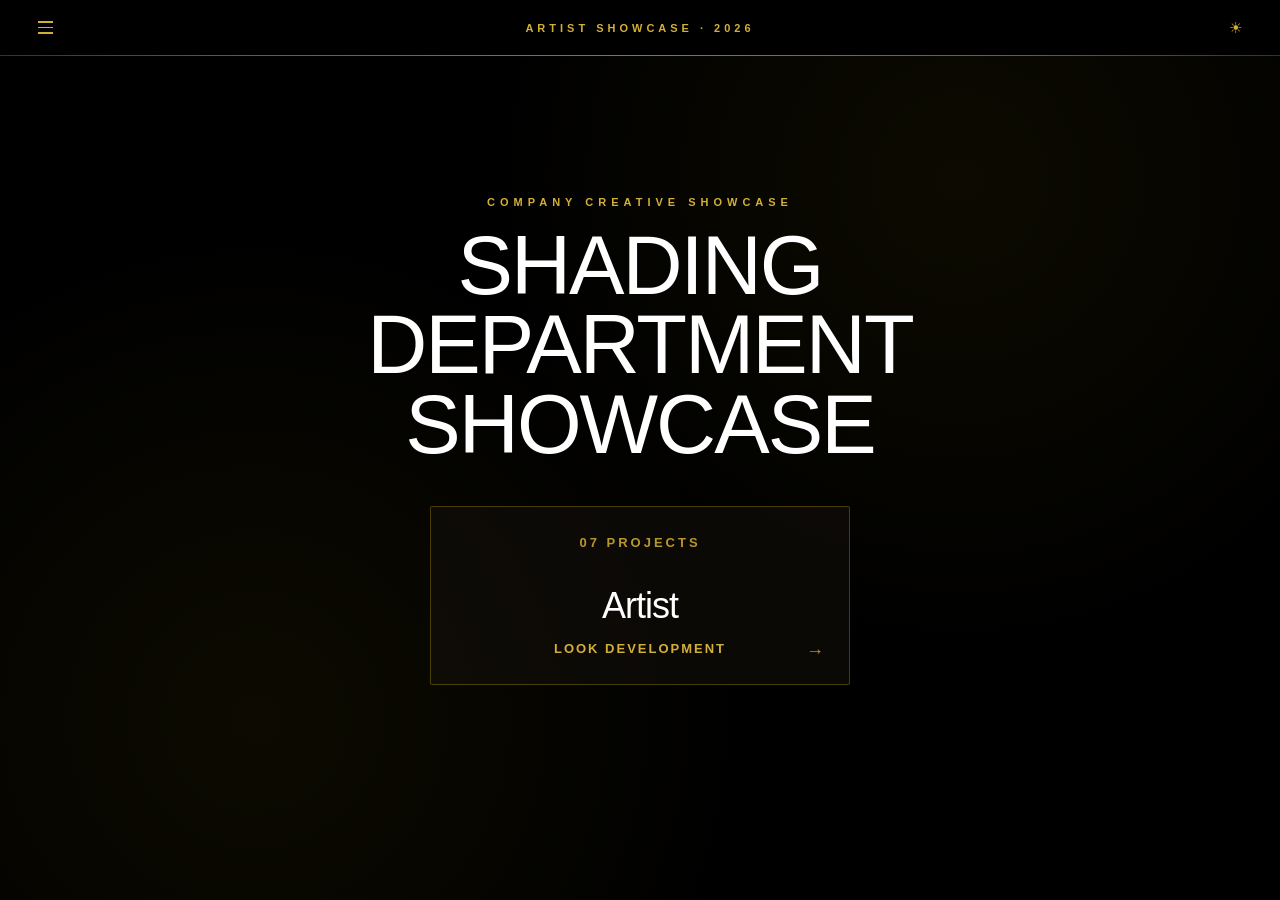
<file: RenderPassBreakdown_Robust/showcase/index.html>
<!DOCTYPE html>
<html lang="en">
<head>
    <meta charset="UTF-8">
    <meta name="viewport" content="width=device-width, initial-scale=1.0">
    <title>Artist Showcase 2026</title>
    <link rel="stylesheet" href="css/style.css?v=20260924i">
</head>

<body class="theme-dark">

<div id="app">

    <header class="topbar">
        <div class="topbar-left">
            <button class="sidebar-toggle-btn" onclick="toggleSidebar()" title="Toggle sidebar (S)">
                <span class="hamburger-line"></span>
                <span class="hamburger-line"></span>
                <span class="hamburger-line"></span>
            </button>
        </div>

        <div class="topbar-center">
            <div class="brand">ARTIST SHOWCASE · 2026</div>
        </div>

        <div class="topbar-right">
            <button class="theme-toggle-btn" id="themeToggleBtn" onclick="toggleTheme()" title="Toggle theme (T)">
                <span class="theme-icon">☀</span>
            </button>
        </div>
    </header>

    <div class="layout">

        <aside class="sidebar collapsed" id="sidebar">
            <div class="sidebar-header">
                <span class="sidebar-title">PROJECTS</span>
            </div>
            <nav class="sidebar-nav" id="sidebarNav"></nav>
            <div class="sidebar-footer">
                <div class="artist-info-mini">
                    <div class="artist-name-mini" id="sidebarArtistName"></div>
                    <div class="artist-role-mini" id="sidebarArtistRole"></div>
                </div>
            </div>
        </aside>

        <main class="content">
            <section class="landing-screen">
                <div class="landing-main">
                    <div class="eyebrow">COMPANY CREATIVE SHOWCASE</div>
                    <h1 class="main-heading">SHADING DEPARTMENT<br>SHOWCASE</h1>
                    <!-- Filled dynamically from ARTIST + PROJECTS in data.js -->
                    <div class="artist-grid"></div>
                </div>
                <div class="landing-media" id="homeMedia" style="display:none" aria-hidden="true"></div>
            </section>
        </main>
    </div>

    <div class="toast" id="toast">READY</div>
</div>

<script src="js/data.js?v=20260924i"></script>
<script src="js/features.js?v=20260929c"></script>
<script src="js/main.js?v=20260924i"></script>
</body>
</html>
</file>
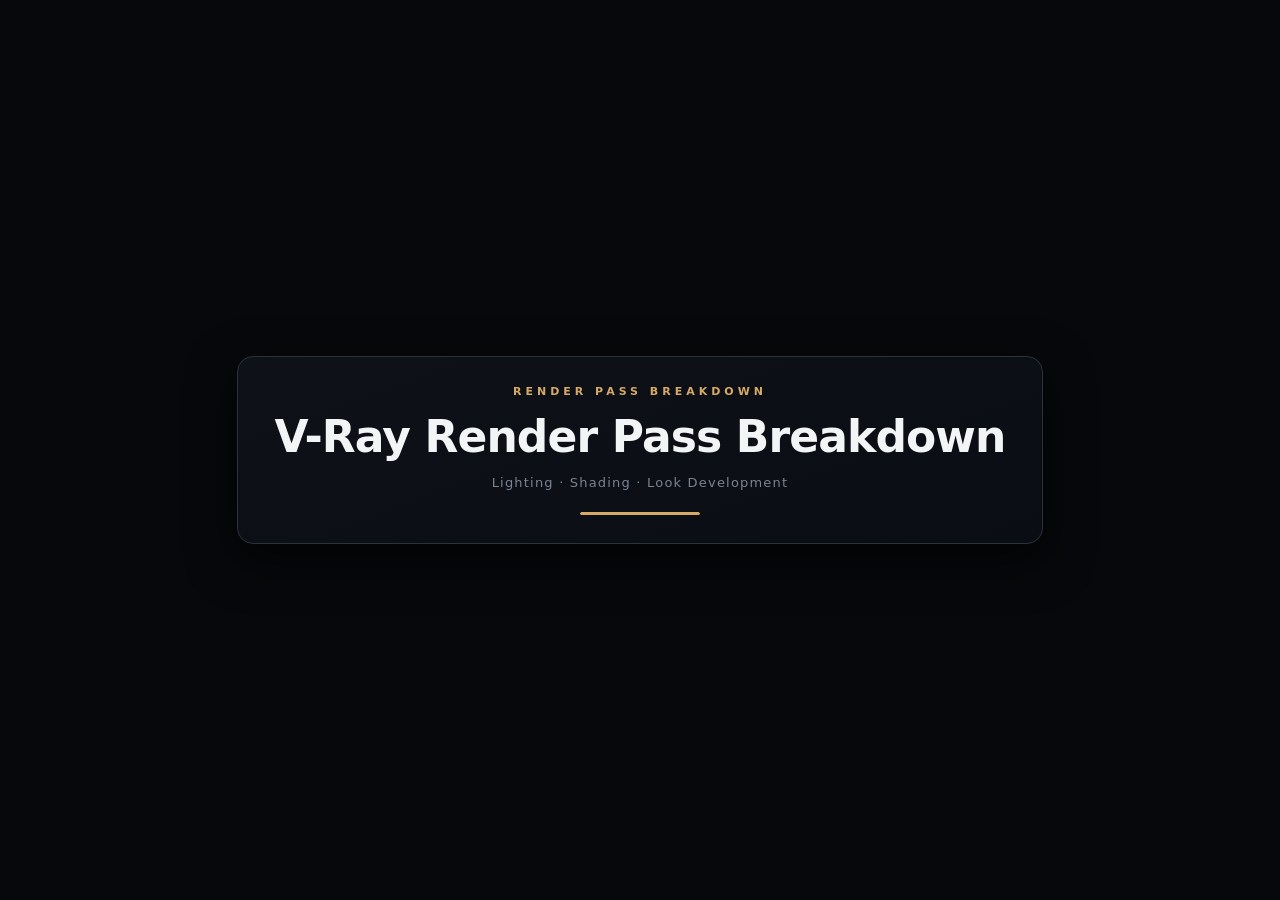
<file: RenderPassBreakdown_Robust/viewer/index.html>
<!doctype html>
<html lang="en">
<head>
<meta charset="utf-8">
<meta name="viewport" content="width=device-width,initial-scale=1,viewport-fit=cover">
<meta name="theme-color" content="#06080b">
<title>Render Pass Breakdown</title>
<link rel="stylesheet" href="style.css">
</head>
<body>
<div class="app" id="app">
  <div class="intro" id="intro">
    <div class="introCard">
      <div class="introEyebrow">RENDER PASS BREAKDOWN</div>
      <div class="introTitle" id="introTitle">Project</div>
      <div class="introSub">Lighting · Shading · Look Development</div>
      <div class="introBar"><div class="introBarFill"></div></div>
    </div>
  </div>

  <header class="topbar" id="topbar">
    <div class="brand">
      <div class="eyebrow">RENDER PASS BREAKDOWN</div>
      <h1 id="projectTitle">Render Pass Breakdown</h1>
    </div>
    <div class="controls" role="toolbar" aria-label="Playback controls">
      <button id="prev" title="Previous (←)" aria-label="Previous pass">‹</button>
      <button id="play" class="primary" title="Play/Pause (Space)" aria-label="Play or pause">PAUSE</button>
      <button id="next" title="Next (→)" aria-label="Next pass">›</button>
      <button id="restart" title="Restart (Home)" aria-label="Restart">↻</button>
      <span class="ctrlSep" aria-hidden="true"></span>
      <button id="ab" title="A/B previous (hold B)" aria-label="A/B compare">A/B</button>
      <button id="fs" title="Fullscreen (F)" aria-label="Fullscreen">⛶</button>
      <button id="voBtn" type="button" title="Voice-over (V)">VO</button>
      <button id="theme" title="Theme (T)" aria-label="Toggle theme">◐</button>
      <button id="help" title="Shortcuts (?)" aria-label="Show keyboard shortcuts">?</button>
    </div>
  </header>

  <main class="stage-wrap">
    <div class="viewer">
      <!-- IMAGE ONLY — wipe / fade / slide transitions stay inside here -->
      <div class="stage" id="stage">
        <div class="vignette" id="vignette"></div>
        <div class="layer base" id="layerBase"><img id="imgBase" alt=""></div>
        <div class="layer over" id="layerOver"><img id="imgOver" alt=""></div>
        <div class="wipeEdge" id="wipeEdge"></div>
        <img class="logoBurn" id="logoBurn" alt="" hidden>
        <div class="abFlash" id="abFlash" hidden><img id="abImg" alt=""></div>
        <div class="stageLoader" id="stageLoader" hidden>
          <div class="spinner"></div>
          <span>Loading pass…</span>
        </div>
        <div class="stageError" id="stageError" hidden>
          <div class="errIcon">⚠</div>
          <div class="errMsg" id="errMsg">Image missing</div>
        </div>
      </div>

      <!-- TEXT / META — separate from image; simple fade, never wiped -->
      <div class="captionBar" id="captionBar">
        <div class="captionInner">
          <div class="titleCounter" id="counter">01 / 01</div>
          <h2 class="titleName" id="passName">Pass</h2>
          <div class="titleTags">
            <span class="pill" id="mode">FINAL BEAUTY</span>
            <span class="pill blend" id="blendTag">NORMAL</span>
            <span class="pill opacity" id="opacityTag" style="display:none">OPACITY 100%</span>
          </div>
        </div>
        <div class="passBar" id="passBar">
          <div class="progress"><div id="progressBar"></div></div>
          <div class="passBarMeta">
            <span class="status" id="status"></span>
          </div>
        </div>
      </div>
    </div>
  </main>

  <section class="timeline" id="timeline" role="navigation" aria-label="Pass timeline"></section>
  <div class="hint" id="hint">Space play · ← → · B A/B · F fullscreen · T theme · P present · V voice · M music · ? help · 1–9</div>
</div>

<!-- Keyboard shortcuts overlay -->
<div class="helpOverlay" id="helpOverlay" hidden>
  <div class="helpCard">
    <div class="helpHead">
      <h3>Keyboard shortcuts</h3>
      <button id="helpClose" class="helpClose" title="Close">✕</button>
    </div>
    <div class="helpGrid">
      <div class="helpKey">Space</div><div>Play / Pause</div>
      <div class="helpKey">← →</div><div>Previous / Next pass</div>
      <div class="helpKey">Home</div><div>Restart from first pass</div>
      <div class="helpKey">1 – 9</div><div>Jump to pass</div>
      <div class="helpKey">B</div><div>Hold for A/B previous</div>
      <div class="helpKey">F</div><div>Fullscreen</div>
      <div class="helpKey">T</div><div>Toggle light / dark theme</div>
      <div class="helpKey">P</div><div>Presentation mode</div>
      <div class="helpKey">?</div><div>This help panel</div>
      <div class="helpKey">Esc</div><div>Exit fullscreen / help</div>
    </div>
  </div>
</div>

<script>
(function () {
  var params = new URLSearchParams(location.search || "");
  var project = params.get("project");
  var dataSrc = project ? ("projects/" + encodeURIComponent(project) + "/data.js") : "data.js";
  var s = document.createElement("script");
  s.src = dataSrc;
  s.onerror = function () {
    // fallback to global data.js
    var f = document.createElement("script");
    f.src = "data.js";
    f.onload = function () {
      var a = document.createElement("script");
      a.src = "app.js";
      document.body.appendChild(a);
    };
    document.body.appendChild(f);
  };
  s.onload = function () {
    var a = document.createElement("script");
    a.src = "app.js";
    document.body.appendChild(a);
  };
  document.body.appendChild(s);
})();
</script>
</body>
</html>
</file>
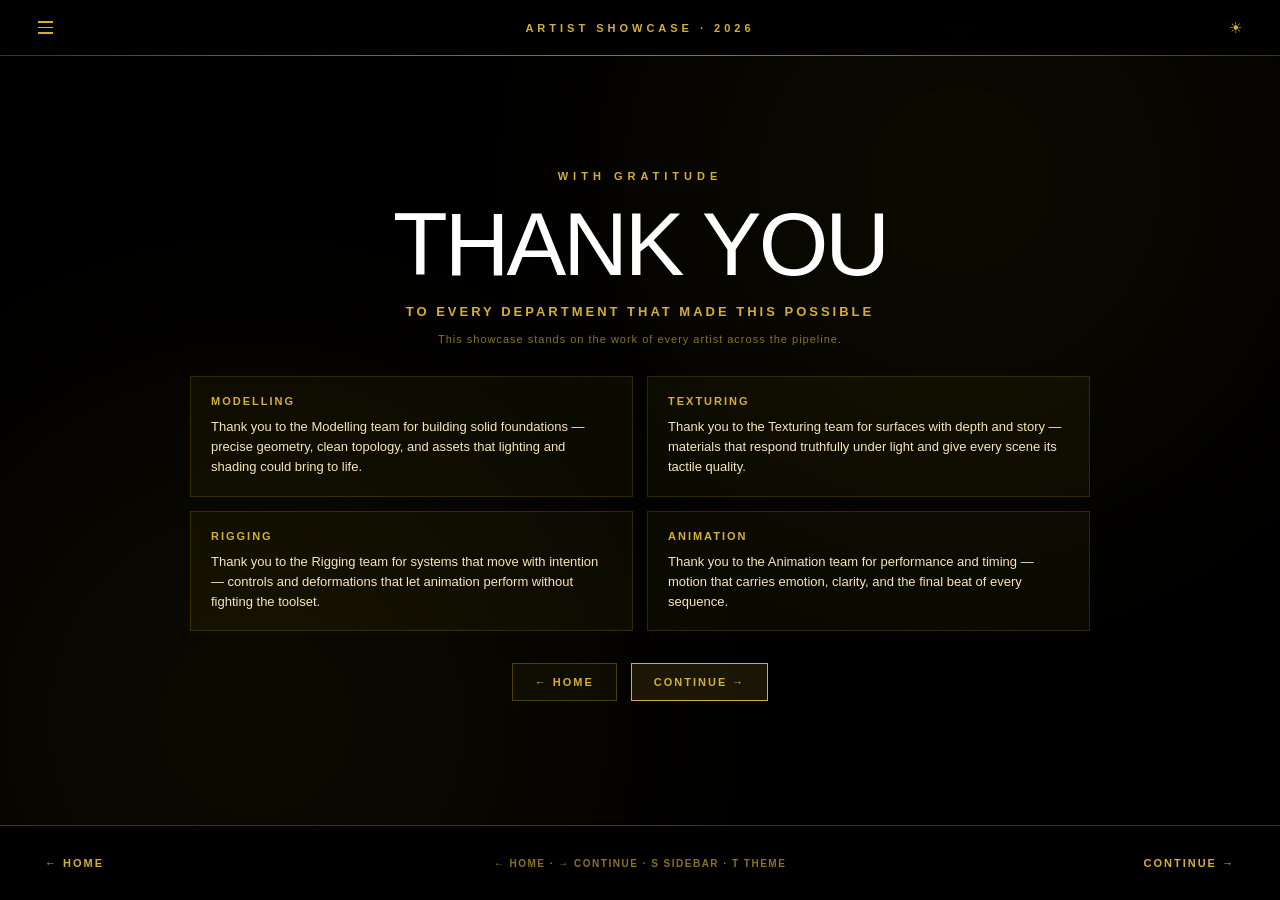
<file: RenderPassBreakdown_Robust/showcase/thanks.html>
<!DOCTYPE html>
<html lang="en">
<head>
    <meta charset="UTF-8">
    <meta name="viewport" content="width=device-width, initial-scale=1.0">
    <title>Thank You · Artist Showcase 2026</title>
    <link rel="stylesheet" href="css/style.css?v=20260924i">
</head>

<body class="theme-dark" data-page="thanks">

<div id="app">

    <header class="topbar">
        <div class="topbar-left">
            <button class="sidebar-toggle-btn" onclick="toggleSidebar()" title="Toggle sidebar (S)">
                <span class="hamburger-line"></span>
                <span class="hamburger-line"></span>
                <span class="hamburger-line"></span>
            </button>
        </div>
        <div class="topbar-center">
            <div class="brand">ARTIST SHOWCASE · 2026</div>
        </div>
        <div class="topbar-right">
            <button class="theme-toggle-btn" id="themeToggleBtn" onclick="toggleTheme()" title="Toggle theme (T)">
                <span class="theme-icon">☀</span>
            </button>
        </div>
    </header>

    <div class="layout">
        <aside class="sidebar collapsed" id="sidebar">
            <div class="sidebar-header">
                <span class="sidebar-title">PROJECTS</span>
            </div>
            <nav class="sidebar-nav" id="sidebarNav"></nav>
            <div class="sidebar-footer">
                <div class="artist-info-mini">
                    <div class="artist-name-mini" id="sidebarArtistName"></div>
                    <div class="artist-role-mini" id="sidebarArtistRole"></div>
                </div>
                <a class="back-home-btn" href="index.html">← HOME</a>
            </div>
        </aside>

        <main class="content">
            <section class="thanks-screen" id="thanksScreen">
                <div class="eyebrow" id="thanksEyebrow">WITH GRATITUDE</div>
                <h1 class="thanks-heading" id="thanksHeading">THANK YOU</h1>
                <p class="thanks-sub" id="thanksSub">TO EVERY DEPARTMENT THAT MADE THIS POSSIBLE</p>
                <p class="thanks-note" id="thanksNote"></p>
                <div class="thanks-grid" id="thanksGrid"></div>
                <div class="thanks-actions">
                    <a class="end-btn" href="index.html">← HOME</a>
                    <a class="end-btn end-btn-primary" id="thanksContinueBtn" href="#">CONTINUE →</a>
                </div>
            </section>
        </main>
    </div>

    <footer class="bottom-bar">
        <a class="bottom-button" href="index.html">← HOME</a>
        <div class="help-text">← HOME · → CONTINUE · S SIDEBAR · T THEME</div>
        <a class="bottom-button" id="thanksNextBtn" href="#">CONTINUE →</a>
    </footer>

    <div class="toast" id="toast">READY</div>
</div>

<script src="js/data.js?v=20260924i"></script>
<script src="js/features.js?v=20260929c"></script>
<script src="js/main.js?v=20260924i"></script>
<script>
(function () {
    const thanks = (typeof THANKS !== 'undefined') ? THANKS : null;
    if (thanks && thanks.enabled === false) {
        const first = (typeof PROJECTS !== 'undefined' && PROJECTS.length)
            ? ('projects/' + PROJECTS[0].file)
            : 'index.html';
        window.location.replace(first);
        return;
    }

    const firstProjectHref = (typeof PROJECTS !== 'undefined' && PROJECTS.length)
        ? ('projects/' + PROJECTS[0].file)
        : 'index.html';

    const continueBtn = document.getElementById('thanksContinueBtn');
    const nextBtn = document.getElementById('thanksNextBtn');
    if (continueBtn) continueBtn.href = firstProjectHref;
    if (nextBtn) nextBtn.href = firstProjectHref;

    if (thanks) {
        const set = (id, val) => {
            const el = document.getElementById(id);
            if (el && val != null) el.textContent = val;
        };
        set('thanksEyebrow', thanks.eyebrow);
        set('thanksHeading', thanks.heading);
        set('thanksSub', thanks.sub);
        set('thanksNote', thanks.note);

        const grid = document.getElementById('thanksGrid');
        if (grid && Array.isArray(thanks.departments)) {
            grid.innerHTML = '';
            thanks.departments.forEach((d) => {
                const card = document.createElement('div');
                card.className = 'thanks-card';
                card.innerHTML =
                    '<div class="thanks-dept">' + (d.name || '') + '</div>' +
                    '<p class="thanks-dept-text">' + (d.text || '') + '</p>';
                grid.appendChild(card);
            });
        }
    }

    document.addEventListener('keydown', (e) => {
        const tag = (e.target && e.target.tagName) || '';
        if (tag === 'INPUT' || tag === 'TEXTAREA') return;
        if (e.key === 'ArrowRight') window.location.href = firstProjectHref;
        if (e.key === 'ArrowLeft' || e.key === 'Home') window.location.href = 'index.html';
    });
})();
</script>
</body>
</html>
</file>
<file: RenderPassBreakdown_Robust/showcase/css/style.css>
/* =========================================================
   THEMES
========================================================= */

:root {
    /* ---------- DARK (default) ---------- */
    --bg-primary: #000000;
    --bg-secondary: #0a0a0a;
    --bg-tertiary: #111111;
    --bg-card: rgba(255, 215, 0, 0.04);
    --bg-card-hover: rgba(255, 215, 0, 0.10);
    --bg-sidebar: #050505;
    --bg-overlay: rgba(0, 0, 0, 0.92);

    --text-primary: #ffffff;
    --text-secondary: #f5e6b8;
    --text-accent: #d4af37;
    --text-muted: #b8962e;
    --text-dim: #8a7222;
    --text-sidebar: #d4af37;

    --border-accent: rgba(255, 215, 0, 0.25);
    --border-strong: rgba(255, 215, 0, 0.5);
    --border-subtle: rgba(255, 215, 0, 0.15);

    --progress-bg: #2a220e;
    --progress-fill: #d4af37;

    --grid-color: rgba(255, 215, 0, 0.04);
    --glow-color: rgba(255, 215, 0, 0.05);

    --radius-sm: 0px;
    --radius-md: 0px;
    --radius-lg: 0px;
    --shadow-sm: none;
    --shadow-md: none;

    --sidebar-width: 280px;

    /* Font sizes — bumped up slightly */
    --fs-micro: 10px;   /* was 8px */
    --fs-tiny: 11px;    /* was 9px  */
    --fs-small: 13px;   /* was 11px */
    --fs-body: 15px;    /* was 14px */
}

/* =========================================================
   LIGHT — REFINED MICROSOFT FLUENT STYLE
========================================================= */
body.theme-light {
    /* Surfaces — layered like Windows 11 */
    --bg-primary: #faf9f7;         /* soft warm off-white */
    --bg-secondary: #ffffff;       /* card surface */
    --bg-tertiary: #f5f3ef;
    --bg-card: #ffffff;
    --bg-card-hover: #f7f5f1;
    --bg-sidebar: #f5f3ef;
    --bg-overlay: rgba(250, 249, 247, 0.90);

    /* Text — deeper contrast */
    --text-primary: #0d0d0d;
    --text-secondary: #2a2a2a;
    --text-accent: #b8860b;        /* richer dark gold */
    --text-muted: #6b6b6b;
    --text-dim: #8a8a8a;
    --text-sidebar: #1a1a1a;

    /* Borders — soft */
    --border-accent: #e8e3d8;
    --border-strong: #d4cdb8;
    --border-subtle: #f0ece2;

    /* Progress */
    --progress-bg: #e8e3d8;
    --progress-fill: #b8860b;

    /* Backgrounds */
    --grid-color: rgba(184, 134, 11, 0.04);
    --glow-color: rgba(184, 134, 11, 0.05);

    /* Shape + shadows (Fluent) */
    --radius-sm: 4px;
    --radius-md: 8px;
    --radius-lg: 12px;
    --shadow-sm: 0 1px 3px rgba(0, 0, 0, 0.04), 0 1px 2px rgba(0, 0, 0, 0.06);
    --shadow-md: 0 4px 16px rgba(0, 0, 0, 0.08), 0 2px 4px rgba(0, 0, 0, 0.04);
}

/* =========================================================
   RESET
========================================================= */

* { margin: 0; padding: 0; box-sizing: border-box; }

html, body {
    width: 100%; height: 100%;
    overflow: hidden;
}

body {
    background: var(--bg-primary);
    color: var(--text-secondary);
    font-family: var(--app-font, "Segoe UI", Arial, Helvetica, sans-serif);
    font-size: var(--fs-small);
    user-select: none;
    -webkit-font-smoothing: antialiased;
    transition: background 0.3s ease, color 0.3s ease;
}

#app {
    width: 100vw; height: 100vh;
    position: relative; overflow: hidden;
    background:
        radial-gradient(circle at 75% 20%, var(--glow-color), transparent 40%),
        radial-gradient(circle at 20% 80%, var(--glow-color), transparent 40%),
        var(--bg-primary);
    transition: background 0.3s ease;
}

#app::before {
    content: ""; position: absolute; inset: 0;
    background-image:
        linear-gradient(var(--grid-color) 1px, transparent 1px),
        linear-gradient(90deg, var(--grid-color) 1px, transparent 1px);
    background-size: 50px 50px;
    pointer-events: none; z-index: 0;
    opacity: 0; /* clean slide — grid off */
}

/* =========================================================
   TOP BAR — Brand centered
========================================================= */

.topbar {
    position: absolute; left: 0; top: 0;
    width: 100%; height: 56px;
    padding: 0 28px;
    display: grid;
    grid-template-columns: 1fr auto 1fr;
    align-items: center;
    border-bottom: 1px solid var(--border-accent);
    z-index: 100;
    background: var(--bg-primary);
    backdrop-filter: blur(12px);
    transition:
        background 0.3s ease,
        border-color 0.3s ease,
        transform 0.35s ease,
        opacity 0.35s ease;
    will-change: transform, opacity;
}

/* Menu-bar accent line */
.topbar::after {
    content: "";
    position: absolute;
    left: 0; right: 0; bottom: -1px;
    height: 1px;
    background: linear-gradient(
        90deg,
        transparent 0%,
        var(--border-strong) 20%,
        var(--text-accent) 50%,
        var(--border-strong) 80%,
        transparent 100%
    );
    opacity: 0.55;
    pointer-events: none;
}

.topbar-left {
    display: flex;
    align-items: center;
    gap: 12px;
    justify-self: start;
}

.topbar-center {
    justify-self: center;
    text-align: center;
    display: flex;
    align-items: center;
    gap: 16px;
}

.topbar-right {
    display: flex;
    align-items: center;
    gap: 10px;
    justify-self: end;
}

.brand {
    font-size: var(--fs-tiny);
    letter-spacing: 4px;
    color: var(--text-accent);
    font-weight: 700;
    white-space: nowrap;
    padding: 6px 12px;
    border-radius: var(--radius-sm);
    transition: background 0.2s ease, color 0.2s ease;
}

.brand:hover {
    background: var(--bg-card-hover);
}

/* Menu-style items (optional nav chips in topbar) */
.topbar-menu {
    display: flex;
    align-items: center;
    gap: 4px;
}

.topbar-menu-item {
    appearance: none;
    background: transparent;
    border: 1px solid transparent;
    color: var(--text-muted);
    font-size: var(--fs-tiny);
    font-weight: 600;
    letter-spacing: 1.5px;
    padding: 7px 12px;
    cursor: pointer;
    border-radius: var(--radius-sm);
    text-decoration: none;
    transition: 0.2s;
    white-space: nowrap;
}

.topbar-menu-item:hover {
    color: var(--text-primary);
    background: var(--bg-card-hover);
    border-color: var(--border-subtle);
}

.topbar-menu-item.active {
    color: var(--text-accent);
    border-color: var(--border-accent);
    background: var(--bg-card);
}

.sidebar-toggle-btn {
    background: transparent;
    border: 1px solid transparent;
    color: var(--text-accent);
    width: 34px; height: 34px;
    display: flex; flex-direction: column;
    align-items: center; justify-content: center;
    gap: 4px; cursor: pointer; padding: 0;
    border-radius: var(--radius-sm);
    transition: 0.2s;
}

.sidebar-toggle-btn:hover {
    background: var(--bg-card-hover);
    border-color: var(--border-accent);
}

.hamburger-line {
    width: 15px; height: 1.5px;
    background: var(--text-accent);
    transition: 0.2s;
}

.theme-toggle-btn {
    background: transparent;
    border: 1px solid transparent;
    color: var(--text-accent);
    width: 34px; height: 34px;
    display: flex; align-items: center; justify-content: center;
    cursor: pointer; font-size: 15px;
    border-radius: var(--radius-sm);
    transition: 0.2s;
}

.theme-toggle-btn:hover {
    background: var(--bg-card-hover);
    border-color: var(--border-accent);
}

.page-counter {
    font-size: var(--fs-tiny);
    letter-spacing: 3px;
    color: var(--text-accent);
    font-weight: 600;
}
.page-counter strong { color: var(--text-primary); }

/* =========================================================
   LAYOUT
========================================================= */

.layout {
    position: absolute;
    left: 0; top: 56px; right: 0; bottom: 75px;
    display: flex; z-index: 5;
    transition: top 0.35s ease, bottom 0.35s ease;
}

/* Auto-hide chrome (header + footer) — project pages only via body class */
body.chrome-autohide .topbar {
    transform: translateY(-100%);
    opacity: 0;
    pointer-events: none;
}
body.chrome-autohide .bottom-bar {
    transform: translateY(100%);
    opacity: 0;
    pointer-events: none;
}
body.chrome-autohide .layout {
    top: 0;
    bottom: 0;
}

/* Show chrome when mouse is near edges or forced visible */
body.chrome-visible .topbar,
body.chrome-autohide.chrome-visible .topbar {
    transform: translateY(0);
    opacity: 1;
    pointer-events: auto;
}
body.chrome-visible .bottom-bar,
body.chrome-autohide.chrome-visible .bottom-bar {
    transform: translateY(0);
    opacity: 1;
    pointer-events: auto;
}
body.chrome-visible .layout,
body.chrome-autohide.chrome-visible .layout {
    top: 56px;
    bottom: 75px;
}

body.theme-light .topbar {
    background: rgba(250, 249, 247, 0.92);
}
body.theme-dark .topbar {
    background: rgba(0, 0, 0, 0.88);
}

/* Landing page: always show chrome (no autohide class applied) */

/* =========================================================
   SIDEBAR — hidden by default (JS adds .collapsed)
========================================================= */

.sidebar {
    width: var(--sidebar-width);
    height: 100%;
    background: var(--bg-sidebar);
    border-right: 1px solid var(--border-accent);
    display: flex; flex-direction: column;
    transition: width 0.35s ease, opacity 0.25s ease,
                background 0.3s ease, border-color 0.3s ease;
    overflow: hidden; flex-shrink: 0;
}

.sidebar.collapsed {
    width: 0; opacity: 0;
    border-right: none; pointer-events: none;
}

.sidebar-header {
    padding: 22px;
    border-bottom: 1px solid var(--border-subtle);
    flex-shrink: 0;
}

.sidebar-title {
    font-size: var(--fs-tiny);
    letter-spacing: 3px;
    color: var(--text-dim);
    font-weight: 700;
}

.sidebar-nav { flex: 1; overflow-y: auto; padding: 12px 0; }

.sidebar-project-link {
    display: flex; align-items: center; gap: 14px;
    padding: 14px 22px;
    cursor: pointer;
    border-left: 3px solid transparent;
    transition: 0.2s;
    color: var(--text-sidebar);
    font-size: var(--fs-small);
    letter-spacing: 1.5px;
    font-weight: 600;
    text-decoration: none;
}

body.theme-dark .sidebar-project-link:hover,
body.theme-dark .sidebar-project-link.active {
    background: var(--bg-card-hover);
    border-left-color: var(--text-accent);
    color: var(--text-primary);
}

body.theme-light .sidebar-project-link:hover,
body.theme-light .sidebar-project-link.active {
    background: var(--bg-card-hover);
    border-left-color: var(--text-accent);
    color: var(--text-accent);
}

.sidebar-project-num {
    font-size: var(--fs-tiny);
    color: var(--text-dim);
    font-weight: 700;
    letter-spacing: 2px;
    min-width: 24px;
}

.sidebar-project-link.active .sidebar-project-num {
    color: var(--text-accent);
}

.sidebar-project-name {
    flex: 1; white-space: nowrap;
    overflow: hidden; text-overflow: ellipsis;
}

.sidebar-footer {
    padding: 18px 22px;
    border-top: 1px solid var(--border-subtle);
    flex-shrink: 0;
}

.artist-info-mini { margin-bottom: 14px; }

.artist-name-mini {
    font-size: var(--fs-small);
    font-weight: 700;
    color: var(--text-primary);
    letter-spacing: 1px;
    margin-bottom: 4px;
}

.artist-role-mini {
    font-size: var(--fs-micro);
    color: var(--text-dim);
    letter-spacing: 2px;
    font-weight: 600;
}

.back-home-btn {
    display: block;
    background: transparent;
    border: 1px solid var(--border-accent);
    color: var(--text-accent);
    padding: 10px 16px;
    font-size: var(--fs-tiny);
    font-weight: 600;
    letter-spacing: 2px;
    cursor: pointer;
    transition: 0.2s;
    width: 100%; text-align: center;
    text-decoration: none;
    border-radius: var(--radius-sm);
}

.back-home-btn:hover {
    background: var(--text-accent);
    color: var(--bg-secondary);
    border-color: var(--text-accent);
}

/* =========================================================
   CONTENT
========================================================= */

.content {
    flex: 1; position: relative;
    overflow: hidden; min-width: 0;
}

/* Landing */
.landing-screen {
    height: 100%;
    width: 100%;
    padding: 6vh 8%;
    display: flex;
    flex-direction: column;
    justify-content: center;
    align-items: center;
    text-align: center;
    box-sizing: border-box;
}
.landing-main {
    width: 100%;
    max-width: 780px;
    display: flex;
    flex-direction: column;
    align-items: center;
    text-align: center;
}
.end-main {
    width: 100%;
    max-width: 720px;
    display: flex;
    flex-direction: column;
    align-items: center;
    text-align: center;
}

.eyebrow {
    font-size: 11px;
    letter-spacing: 5px;
    color: var(--text-accent);
    font-weight: 600;
    margin-bottom: 18px;
    text-transform: uppercase;
}

.main-heading {
    font-size: clamp(42px, 6.5vw, 96px);
    line-height: 0.95;
    font-weight: 300;
    letter-spacing: -2px;
    margin-bottom: 42px;
    color: var(--text-primary);
}

.artist-grid {
    display: grid;
    grid-template-columns: 1fr;
    gap: 18px;
    max-width: 420px;
    width: 100%;
    justify-items: center;
}

.artist-card {
    position: relative;
    width: 100%;
    max-width: 420px;
    min-height: 160px;
    padding: 28px 32px;
    background: rgba(20, 18, 12, 0.55);
    border: 1px solid var(--border-accent);
    cursor: pointer;
    overflow: hidden;
    transition: 0.3s;
    text-align: center;
    text-decoration: none;
    color: inherit;
    border-radius: 2px;
    box-shadow: var(--shadow-sm);
}

.artist-card:hover {
    background: var(--bg-card-hover);
    border-color: var(--border-strong);
    transform: translateY(-3px);
    box-shadow: var(--shadow-md);
}

.artist-number {
    font-size: var(--fs-small);
    letter-spacing: 3px;
    color: var(--text-muted);
    font-weight: 600;
    margin-bottom: 35px;
}

.artist-card h2 {
    font-size: 36px;
    font-weight: 400;
    letter-spacing: -1px;
    margin-bottom: 14px;
    color: var(--text-primary);
}

.artist-card p {
    color: var(--text-accent);
    font-size: var(--fs-small);
    letter-spacing: 2px;
    font-weight: 600;
    text-transform: uppercase;
}

.artist-arrow {
    position: absolute; right: 25px; bottom: 22px;
    font-size: 18px;
    color: var(--text-muted);
    transition: 0.3s;
}
.artist-card:hover .artist-arrow {
    color: var(--text-primary);
    transform: translateX(6px);
}

/* =========================================================
   PROJECT AREA — with sticky title
========================================================= */

.project-area {
    height: 100%;
    overflow-y: auto;
    position: relative;
}

/* STICKY TITLE ROW — number left | TITLE center | category right */
.project-title-row {
    position: sticky;
    top: 0;
    z-index: 20;
    display: grid;
    grid-template-columns: 1fr auto 1fr;
    align-items: center;
    gap: 16px;
    padding: 18px 6% 16px;
    margin-bottom: 18px;
    background: var(--bg-primary);
    border-bottom: 1px solid var(--border-subtle);
    backdrop-filter: blur(10px);
    transition: background 0.3s ease, border-color 0.3s ease;
}

body.theme-light .project-title-row {
    background: rgba(250, 249, 247, 0.92);
}

body.theme-dark .project-title-row {
    background: rgba(0, 0, 0, 0.85);
}

/* Left: project number */
.project-title-row .section-label,
.project-title-row #projectNumber {
    justify-self: start;
    text-align: left;
    margin-bottom: 0;
    white-space: nowrap;
}

/* Center stack: title + artist name underneath */
.project-title-stack {
    justify-self: center;
    grid-column: 2;
    display: flex;
    flex-direction: column;
    align-items: center;
    gap: 6px;
    min-width: 0;
}

.project-title {
    font-size: clamp(28px, 3.5vw, 48px);
    font-weight: 300;
    letter-spacing: -2px;
    color: var(--text-primary);
    line-height: 1;
    text-align: center;
    margin: 0;
    white-space: nowrap;
}

.project-title-stack .project-artist {
    margin-top: 0;
    font-size: clamp(11px, 1.1vw, 14px);
    letter-spacing: 2.5px;
    font-weight: 600;
    color: var(--text-accent);
    text-transform: uppercase;
    text-align: center;
    opacity: 0.95;
}

.project-title-stack .project-artist.is-override::before {
    content: "";
}

/* Right: category */
.project-category {
    justify-self: end;
    grid-column: 3;
    text-align: right;
    color: var(--text-accent);
    font-size: var(--fs-tiny);
    font-weight: 600;
    letter-spacing: 2px;
    line-height: 1.5;
    max-width: 100%;
}

/* content below the sticky header */
.project-grid {
    display: grid;
    grid-template-columns: 34% 66%;
    gap: 35px;
    padding: 0 6% 60px;
}

.project-description { padding-right: 20px; }

.section-label {
    color: var(--text-accent);
    font-size: var(--fs-tiny);
    font-weight: 700;
    letter-spacing: 3px;
    margin-bottom: 14px;
}

.description-text {
    font-size: var(--fs-body);
    line-height: 1.7;
    color: var(--text-secondary);
    white-space: normal;
    word-wrap: break-word;
}
.description-text br {
    content: "";
    display: block;
    margin-bottom: 0.15em;
}

/* =========================================================
   DETAILS
========================================================= */

.details-grid {
    display: grid;
    grid-template-columns: 1fr 1fr;
    border-top: 1px solid var(--border-subtle);
}

.detail {
    padding: 15px 8px 15px 0;
    border-bottom: 1px solid var(--border-subtle);
}

.detail-label {
    font-size: var(--fs-micro);
    color: var(--text-muted);
    font-weight: 700;
    letter-spacing: 2px;
    margin-bottom: 6px;
}

.detail-value {
    font-size: var(--fs-small);
    color: var(--text-primary);
    font-weight: 500;
}

/* =========================================================
   TOOLS
========================================================= */

.tools { display: flex; flex-wrap: wrap; gap: 7px; margin-top: 25px; }

.tool {
    padding: 7px 12px;
    border: 1px solid var(--border-accent);
    color: var(--text-accent);
    font-size: var(--fs-tiny);
    font-weight: 600;
    letter-spacing: 1px;
    border-radius: var(--radius-sm);
    background: var(--bg-card);
}

/* =========================================================
   VIDEO
========================================================= */

.media-area { min-width: 0; }

.video-wrapper {
    position: relative;
    width: 100%;
    aspect-ratio: 16 / 9;
    background: #000;
    border: 1px solid var(--border-strong);
    overflow: hidden;
    border-radius: var(--radius-md);
    box-shadow: var(--shadow-md);
}

.video-wrapper video {
    display: block;
    width: 100%; height: 100%;
    object-fit: contain;
    background: #000;
}

.video-poster-overlay {
    position: absolute;
    inset: 0;
    width: 100%;
    height: 100%;
    object-fit: cover;
    z-index: 2;
    cursor: pointer;
    background: #000;
    transition: opacity 0.25s ease;
}
.video-poster-overlay.is-hidden {
    opacity: 0;
    pointer-events: none;
}


.media-label {
    position: absolute; left: 15px; top: 15px; z-index: 3;
    padding: 7px 12px;
    background: rgba(0, 0, 0, 0.85);
    border: 1px solid var(--border-strong);
    font-size: var(--fs-tiny);
    font-weight: 700;
    letter-spacing: 2px;
    color: #d4af37;
    pointer-events: none;
    border-radius: var(--radius-sm);
}

.video-controls {
    display: flex; align-items: center;
    gap: 8px; padding: 14px 0;
}

.control-btn {
    background: var(--bg-card);
    border: 1px solid var(--border-accent);
    color: var(--text-accent);
    padding: 9px 12px;
    cursor: pointer;
    font-size: var(--fs-tiny);
    font-weight: 600;
    letter-spacing: 1px;
    transition: 0.2s;
    border-radius: var(--radius-sm);
}

.control-btn:hover {
    color: var(--bg-secondary);
    background: var(--text-accent);
    border-color: var(--text-accent);
}

.progress {
    flex: 1;
    height: 4px;
    background: var(--progress-bg);
    cursor: pointer;
    border-radius: 2px;
    overflow: hidden;
}

.progress-bar {
    width: 0%; height: 100%;
    background: var(--progress-fill);
    transition: width 0.1s linear;
}

/* =========================================================
   CHAPTERS
========================================================= */

.chapters {
    display: flex; flex-wrap: wrap;
    gap: 7px; margin-top: 8px; margin-bottom: 35px;
}

.chapter {
    border: 1px solid var(--border-accent);
    background: transparent;
    color: var(--text-muted);
    padding: 8px 13px;
    cursor: pointer;
    font-size: var(--fs-tiny);
    font-weight: 600;
    letter-spacing: 1px;
    transition: 0.2s;
    border-radius: var(--radius-sm);
}

.chapter:hover {
    color: var(--bg-secondary);
    background: var(--text-accent);
    border-color: var(--text-accent);
}

/* =========================================================
   BREAKDOWN
========================================================= */

.breakdown-section {
    margin-top: 30px;
    border-top: 1px solid var(--border-subtle);
    padding-top: 25px;
}

.breakdown-grid {
    display: grid;
    grid-template-columns: repeat(3, 1fr);
    gap: 10px;
}

.breakdown-card {
    min-height: 110px;
    padding: 18px;
    border: 1px solid var(--border-subtle);
    background: var(--bg-card);
    border-radius: var(--radius-md);
    box-shadow: var(--shadow-sm);
}

.breakdown-card span {
    display: block;
    font-size: var(--fs-micro);
    font-weight: 700;
    letter-spacing: 2px;
    color: var(--text-muted);
    margin-bottom: 14px;
}

.breakdown-card strong {
    font-size: var(--fs-small);
    font-weight: 500;
    color: var(--text-primary);
}

/* =========================================================
   GALLERY
========================================================= */

.gallery {
    display: grid;
    grid-template-columns: repeat(3, 1fr);
    gap: 8px;
    margin-top: 15px;
}

.gallery img {
    width: 100%;
    aspect-ratio: 16 / 9;
    object-fit: cover;
    border: 1px solid var(--border-accent);
    cursor: pointer;
    transition: 0.25s;
    border-radius: var(--radius-sm);
}

.gallery img:hover {
    opacity: 0.85;
    transform: scale(0.98);
    border-color: var(--text-accent);
}

/* =========================================================
   LIGHTBOX
========================================================= */

.lightbox {
    position: fixed; inset: 0;
    background: var(--bg-overlay);
    display: none;
    align-items: center;
    justify-content: center;
    z-index: 500;
    backdrop-filter: blur(6px);
}

.lightbox.active { display: flex; }

.lightbox img {
    max-width: 90vw;
    max-height: 85vh;
    object-fit: contain;
    border-radius: var(--radius-md);
    box-shadow: var(--shadow-md);
}

.lightbox-close {
    position: absolute; right: 30px; top: 25px;
    color: var(--text-accent);
    font-size: 28px;
    cursor: pointer;
}

/* =========================================================
   BEFORE / AFTER
========================================================= */

.compare {
    position: relative;
    aspect-ratio: 16 / 9;
    overflow: hidden;
    margin-top: 15px;
    background: #0a0a0a;
    border: 1px solid var(--border-accent);
    border-radius: var(--radius-md);
    box-shadow: var(--shadow-md);
}

.compare img {
    position: absolute; inset: 0;
    width: 100%; height: 100%;
    object-fit: cover;
}

.after-image { clip-path: inset(0 0 0 50%); }

.compare-slider {
    position: absolute; inset: 0;
    width: 100%; opacity: 0;
    cursor: ew-resize;
}

.compare-line {
    position: absolute;
    top: 0; bottom: 0; left: 50%;
    width: 2px;
    background: var(--text-accent);
    pointer-events: none;
}

.compare-label {
    position: absolute; top: 12px;
    padding: 6px 10px;
    background: rgba(0, 0, 0, 0.8);
    border: 1px solid var(--border-strong);
    font-size: var(--fs-tiny);
    font-weight: 700;
    letter-spacing: 2px;
    color: #d4af37;
    border-radius: var(--radius-sm);
}
.before-label { left: 12px; }
.after-label { right: 12px; }

/* =========================================================
   BOTTOM BAR
========================================================= */

.bottom-bar {
    position: absolute; left: 0; bottom: 0;
    width: 100%; height: 75px;
    border-top: 1px solid var(--border-accent);
    display: flex;
    align-items: center;
    justify-content: space-between;
    padding: 0 45px;
    z-index: 100;
    background: var(--bg-primary);
    transition:
        background 0.3s ease,
        border-color 0.3s ease,
        transform 0.35s ease,
        opacity 0.35s ease;
    will-change: transform, opacity;
}

.bottom-button {
    border: 0; background: none;
    color: var(--text-accent);
    cursor: pointer;
    font-size: var(--fs-tiny);
    font-weight: 600;
    letter-spacing: 2px;
    transition: 0.2s;
    text-decoration: none;
}

.bottom-button:hover { color: var(--text-primary); }

.help-text {
    position: absolute;
    left: 50%;
    transform: translateX(-50%);
    font-size: var(--fs-micro);
    font-weight: 600;
    color: var(--text-dim);
    letter-spacing: 1.5px;
}

/* =========================================================
   HELP PANEL
========================================================= */

.help-panel {
    position: fixed; inset: 0;
    background: var(--bg-overlay);
    display: none;
    align-items: center;
    justify-content: center;
    z-index: 400;
    backdrop-filter: blur(8px);
}

.help-panel.active { display: flex; }

.help-box {
    width: 460px; max-width: 90vw;
    padding: 35px;
    background: var(--bg-secondary);
    border: 1px solid var(--border-strong);
    border-radius: var(--radius-lg);
    box-shadow: var(--shadow-md);
}

.help-box h2 {
    font-size: 22px;
    font-weight: 400;
    margin-bottom: 22px;
    color: var(--text-primary);
}

.shortcut {
    display: flex;
    justify-content: space-between;
    padding: 12px 0;
    border-bottom: 1px solid var(--border-subtle);
    font-size: var(--fs-small);
    color: var(--text-secondary);
}

.key {
    color: var(--bg-secondary);
    background: var(--text-accent);
    padding: 3px 9px;
    font-weight: 700;
    font-size: var(--fs-tiny);
    border-radius: var(--radius-sm);
}

/* =========================================================
   TOAST
========================================================= */

.toast {
    position: fixed; left: 50%; bottom: 95px;
    transform: translateX(-50%) translateY(20px);
    background: var(--bg-secondary);
    border: 1px solid var(--border-strong);
    padding: 10px 18px;
    font-size: var(--fs-tiny);
    font-weight: 700;
    letter-spacing: 2px;
    color: var(--text-accent);
    opacity: 0;
    pointer-events: none;
    transition: 0.3s;
    z-index: 300;
    border-radius: var(--radius-md);
    box-shadow: var(--shadow-md);
}

.toast.show {
    opacity: 1;
    transform: translateX(-50%) translateY(0);
}


/* =========================================================
   END OF SHOWCASE SLIDE
========================================================= */

.end-screen {
    height: 100%;
    padding: 55px 7%;
    display: flex;
    flex-direction: column;
    justify-content: center;
    align-items: center;
    text-align: center;
}

.end-heading {
    font-size: clamp(48px, 8vw, 110px);
    font-weight: 300;
    letter-spacing: -4px;
    color: var(--text-primary);
    line-height: 1;
    margin-bottom: 18px;
}

.end-sub {
    color: var(--text-accent);
    font-size: var(--fs-small);
    letter-spacing: 3px;
    font-weight: 600;
    margin-bottom: 14px;
    text-transform: uppercase;
}

.end-note {
    color: var(--text-dim);
    font-size: var(--fs-tiny);
    letter-spacing: 1px;
    margin-bottom: 40px;
    max-width: 420px;
    line-height: 1.6;
}

.end-actions {
    display: flex;
    flex-wrap: wrap;
    gap: 14px;
    justify-content: center;
}

.end-btn {
    border: 1px solid var(--border-accent);
    color: var(--text-accent);
    padding: 12px 22px;
    font-size: var(--fs-tiny);
    font-weight: 600;
    letter-spacing: 2px;
    text-decoration: none;
    border-radius: var(--radius-sm);
    transition: 0.2s;
    background: var(--bg-card);
}

.end-btn:hover {
    border-color: var(--text-accent);
    color: var(--bg-secondary);
    background: var(--text-accent);
}

.end-btn-primary {
    border-color: var(--text-accent);
    background: rgba(212, 175, 55, 0.12);
}



/* =========================================================
   THANKS SCREEN
========================================================= */

.thanks-screen {
    height: 100%;
    padding: 40px 6% 50px;
    display: flex;
    flex-direction: column;
    justify-content: center;
    align-items: center;
    text-align: center;
    overflow-y: auto;
}

.thanks-heading {
    font-size: clamp(42px, 7vw, 96px);
    font-weight: 300;
    letter-spacing: -3px;
    color: var(--text-primary);
    line-height: 1;
    margin-bottom: 14px;
}

.thanks-sub {
    color: var(--text-accent);
    font-size: var(--fs-small);
    letter-spacing: 3px;
    font-weight: 600;
    margin-bottom: 12px;
    text-transform: uppercase;
}

.thanks-note {
    color: var(--text-dim);
    font-size: var(--fs-tiny);
    letter-spacing: 1px;
    margin-bottom: 28px;
    max-width: 520px;
    line-height: 1.6;
}

.thanks-grid {
    display: grid;
    grid-template-columns: repeat(2, minmax(0, 1fr));
    gap: 14px;
    max-width: 900px;
    width: 100%;
    margin-bottom: 32px;
    text-align: left;
}

.thanks-card {
    padding: 18px 20px;
    border: 1px solid var(--border-subtle);
    background: var(--bg-card);
    border-radius: var(--radius-md);
    box-shadow: var(--shadow-sm);
}

.thanks-dept {
    font-size: var(--fs-tiny);
    font-weight: 700;
    letter-spacing: 2px;
    color: var(--text-accent);
    margin-bottom: 10px;
}

.thanks-dept-text {
    font-size: var(--fs-small);
    color: var(--text-secondary);
    line-height: 1.55;
}

.thanks-actions {
    display: flex;
    flex-wrap: wrap;
    gap: 14px;
    justify-content: center;
}

@media (max-width: 700px) {
    .thanks-grid { grid-template-columns: 1fr; }
}

/* =========================================================
   GALLERY CAPTIONS + LIGHTBOX NAV
========================================================= */

.gallery-item {
    position: relative;
    display: flex;
    flex-direction: column;
    gap: 0;
}

.gallery-item img {
    width: 100%;
    aspect-ratio: 16 / 9;
    object-fit: cover;
    border: 1px solid var(--border-accent);
    cursor: pointer;
    transition: 0.25s;
    border-radius: var(--radius-sm);
}

.gallery-item img:hover {
    opacity: 0.85;
    transform: scale(0.98);
    border-color: var(--text-accent);
}

.gallery-caption {
    margin-top: 6px;
    font-size: var(--fs-micro);
    color: var(--text-muted);
    letter-spacing: 0.5px;
    line-height: 1.4;
    text-align: left;
}

.lightbox {
    flex-direction: column;
    gap: 12px;
}

.lightbox-nav {
    position: absolute;
    top: 50%;
    transform: translateY(-50%);
    width: 44px;
    height: 44px;
    border: 1px solid var(--border-strong);
    background: rgba(0, 0, 0, 0.75);
    color: var(--text-accent);
    font-size: 22px;
    cursor: pointer;
    display: flex;
    align-items: center;
    justify-content: center;
    border-radius: var(--radius-sm);
    z-index: 2;
    transition: 0.2s;
}

.lightbox-nav:hover {
    background: var(--text-accent);
    color: #000;
}

.lightbox-prev { left: 18px; }
.lightbox-next { right: 18px; }

.lightbox-caption {
    max-width: 80vw;
    text-align: center;
    color: var(--text-secondary);
    font-size: var(--fs-small);
    letter-spacing: 1px;
    line-height: 1.5;
    padding: 0 20px;
}

.lightbox-counter {
    position: absolute;
    left: 50%;
    bottom: 22px;
    transform: translateX(-50%);
    font-size: var(--fs-tiny);
    letter-spacing: 2px;
    color: var(--text-accent);
    font-weight: 600;
}

/* =========================================================
   VIDEO SPEED + CLIP CONTROLS
========================================================= */

.video-extra-controls {
    display: flex;
    flex-wrap: wrap;
    align-items: center;
    gap: 8px;
    padding: 0 0 12px;
}

.video-extra-label {
    font-size: var(--fs-micro);
    letter-spacing: 2px;
    color: var(--text-dim);
    font-weight: 700;
    margin-right: 4px;
}

.control-btn.active {
    color: var(--bg-secondary);
    background: var(--text-accent);
    border-color: var(--text-accent);
}

.video-extra-sep {
    width: 1px;
    height: 18px;
    background: var(--border-subtle);
    margin: 0 4px;
}

/* =========================================================
   RESPONSIVE
========================================================= */

@media (max-width: 1100px) {
    .project-grid { grid-template-columns: 1fr; }
    .project-description { padding-right: 0; }
    .breakdown-grid { grid-template-columns: 1fr 1fr; }
}

@media (max-width: 900px) {
    :root { --sidebar-width: 240px; }
    .help-text { display: none; }
}

@media (max-width: 650px) {
    .topbar, .bottom-bar { padding: 0 20px; }
    .landing-screen { padding: 35px 20px; }
    .project-grid { padding-left: 20px; padding-right: 20px; }
    .project-title-row { padding-left: 20px; padding-right: 20px; }
    .sidebar {
        position: absolute;
        z-index: 200;
        top: 0; left: 0;
        height: 100%;
        box-shadow: 4px 0 20px rgba(0, 0, 0, 0.15);
    }
    .brand { letter-spacing: 3px; }
}

/* =========================================================
   VIDEO SOURCE SWITCHER (multi-video)
========================================================= */

.video-source-bar {
    display: flex;
    flex-wrap: wrap;
    gap: 6px;
    margin-bottom: 10px;
    align-items: center;
}

.video-source-btn {
    background: var(--bg-card);
    border: 1px solid var(--border-accent);
    color: var(--text-muted);
    padding: 7px 12px;
    cursor: pointer;
    font-size: var(--fs-tiny);
    font-weight: 600;
    letter-spacing: 1px;
    border-radius: var(--radius-sm);
    transition: 0.2s;
}

.video-source-btn:hover {
    color: var(--text-primary);
    border-color: var(--border-strong);
}

.video-source-btn.active {
    color: var(--bg-secondary);
    background: var(--text-accent);
    border-color: var(--text-accent);
}

/* =========================================================
   MEDIA TABS (Before/After | Passes carousel)
========================================================= */

.media-tabs {
    display: flex;
    gap: 6px;
    margin-top: 28px;
    margin-bottom: 12px;
    flex-wrap: wrap;
}

.media-tab-btn {
    background: transparent;
    border: 1px solid var(--border-accent);
    color: var(--text-muted);
    padding: 8px 14px;
    cursor: pointer;
    font-size: var(--fs-tiny);
    font-weight: 700;
    letter-spacing: 2px;
    border-radius: var(--radius-sm);
    transition: 0.2s;
}

.media-tab-btn:hover {
    color: var(--text-primary);
    border-color: var(--border-strong);
}

.media-tab-btn.active {
    color: var(--bg-secondary);
    background: var(--text-accent);
    border-color: var(--text-accent);
}

.media-tab-panel { display: none; }
.media-tab-panel.active { display: block; }

/* =========================================================
   PASSES CAROUSEL (looping slider, pause on hover)
========================================================= */

.passes-carousel {
    position: relative;
    width: 100%;
    aspect-ratio: 16 / 9;
    background: #0a0a0a;
    border: 1px solid var(--border-accent);
    border-radius: var(--radius-md);
    overflow: hidden;
    box-shadow: var(--shadow-md);
}

.passes-carousel-track {
    display: flex;
    height: calc(100% - 42px);
    transition: transform 0.45s ease;
}

.passes-carousel-slide {
    min-width: 100%;
    height: 100%;
    display: flex;
    align-items: center;
    justify-content: center;
    background: #000;
}

.passes-carousel-slide img {
    max-width: 100%;
    max-height: 100%;
    object-fit: contain;
    display: block;
}

.passes-carousel-bar {
    position: absolute;
    left: 0; right: 0; bottom: 0;
    height: 42px;
    display: flex;
    align-items: center;
    justify-content: space-between;
    gap: 10px;
    padding: 0 12px;
    background: rgba(0, 0, 0, 0.82);
    border-top: 1px solid var(--border-subtle);
}

.passes-carousel-name {
    font-size: var(--fs-micro);
    font-weight: 700;
    letter-spacing: 1.5px;
    text-transform: uppercase;
    color: #fff;
    text-align: center;
}

.passes-carousel-nav {
    display: flex;
    align-items: center;
    gap: 6px;
}

.passes-carousel-btn {
    background: transparent;
    border: 1px solid var(--border-accent);
    color: var(--text-accent);
    width: 28px;
    height: 28px;
    cursor: pointer;
    border-radius: var(--radius-sm);
    font-size: 14px;
    line-height: 1;
    transition: 0.2s;
}

.passes-carousel-btn:hover {
    background: var(--text-accent);
    color: #000;
}

.passes-carousel-dots {
    display: flex;
    gap: 5px;
    align-items: center;
}

.passes-carousel-dot {
    width: 6px;
    height: 6px;
    border-radius: 50%;
    background: var(--border-strong);
    opacity: 0.5;
    cursor: pointer;
    transition: 0.2s;
}

.passes-carousel-dot.active {
    opacity: 1;
    background: var(--text-accent);
    transform: scale(1.25);
}

.passes-carousel.empty {
    display: flex;
    align-items: center;
    justify-content: center;
    color: var(--text-dim);
    font-size: var(--fs-tiny);
    letter-spacing: 2px;
}

/* =========================================================
   PASSES GRID (full page section — image 2 style)
========================================================= */

.passes-section {
    margin-top: 40px;
    padding: 0 6% 70px;
}

.passes-section .section-label {
    margin-bottom: 18px;
}

.passes-grid {
    display: grid;
    grid-template-columns: repeat(5, 1fr);
    gap: 12px;
}

.pass-card {
    background: var(--bg-card);
    border: 1px solid var(--border-subtle);
    border-radius: var(--radius-md);
    overflow: hidden;
    transition: 0.2s;
    cursor: pointer;
}

.pass-card:hover {
    border-color: var(--border-strong);
    box-shadow: var(--shadow-sm);
}

.pass-card img {
    display: block;
    width: 100%;
    aspect-ratio: 16 / 10;
    object-fit: cover;
    background: #000;
}

.pass-card-name {
    padding: 8px 10px;
    font-size: var(--fs-micro);
    font-weight: 600;
    letter-spacing: 0.5px;
    color: var(--text-secondary);
    line-height: 1.35;
    word-break: break-word;
    text-align: center;
    border-top: 1px solid var(--border-subtle);
    background: var(--bg-secondary);
}

@media (max-width: 1100px) {
    .passes-grid { grid-template-columns: repeat(3, 1fr); }
}
@media (max-width: 650px) {
    .passes-grid { grid-template-columns: repeat(2, 1fr); }
    .passes-section { padding-left: 20px; padding-right: 20px; }
}


/* Passes scrub (manual, like before/after control) */
.passes-scrub-wrap {
    display: flex;
    align-items: center;
    gap: 10px;
    flex: 1;
    min-width: 0;
    margin-right: 8px;
}
.passes-scrub-label {
    font-size: var(--fs-micro);
    font-weight: 700;
    letter-spacing: 1px;
    color: var(--text-muted);
    white-space: nowrap;
}
.passes-scrub {
    flex: 1;
    min-width: 60px;
    height: 4px;
    accent-color: var(--text-accent);
    cursor: ew-resize;
}
.passes-carousel-track {
    transition: transform 0.35s cubic-bezier(0.25, 0.8, 0.25, 1);
}
.passes-carousel-slide img {
    cursor: zoom-in;
}


/* =========================================================
   HOME / END optional right media
========================================================= */

/* With media — reference layout: large title left, framed still right */
.landing-screen.has-media {
    display: grid;
    grid-template-columns: minmax(280px, 1fr) minmax(320px, 1.15fr);
    align-items: center;
    justify-content: center;
    column-gap: 48px;
    row-gap: 28px;
    padding: 6vh max(4%, calc((100% - 1180px) / 2));
    text-align: left;
    max-width: 100%;
}

.landing-screen.has-media .landing-main {
    max-width: none;
    width: 100%;
    text-align: left;
    align-items: flex-start;
    justify-content: center;
}

.landing-screen.has-media .eyebrow {
    margin-bottom: 16px;
}

.landing-screen.has-media .main-heading {
    font-size: clamp(40px, 5.8vw, 88px);
    line-height: 0.94;
    letter-spacing: -1.5px;
    margin-bottom: 36px;
    max-width: 11ch;
}

.landing-screen.has-media .artist-grid {
    justify-items: start;
    max-width: 340px;
    width: 100%;
}

.landing-screen.has-media .artist-card {
    max-width: 340px;
    min-height: 140px;
    padding: 24px 28px;
}

.landing-media {
    width: 100%;
    max-width: 640px;
    justify-self: end;
    aspect-ratio: 16 / 10;
    border: 1px solid rgba(201, 169, 98, 0.55);
    border-radius: 2px;
    overflow: hidden;
    background: #0a0a0a;
    box-shadow:
        0 24px 60px rgba(0, 0, 0, 0.55),
        0 0 0 1px rgba(0, 0, 0, 0.4);
}

/* End screen with media — same balanced pair */
.end-screen.has-media {
    display: grid;
    grid-template-columns: minmax(280px, 1fr) minmax(260px, 0.9fr);
    align-items: center;
    column-gap: 48px;
    row-gap: 28px;
    padding: 6vh max(4%, calc((100% - 1100px) / 2));
    text-align: left;
}

.end-screen.has-media .end-main {
    max-width: none;
    text-align: left;
    align-items: flex-start;
}

.end-media {
    width: 100%;
    max-width: 600px;
    justify-self: end;
    aspect-ratio: 16 / 10;
    border: 1px solid rgba(201, 169, 98, 0.55);
    border-radius: 2px;
    overflow: hidden;
    background: #0a0a0a;
    box-shadow: 0 24px 60px rgba(0, 0, 0, 0.55);
}

.hero-media-el {
    width: 100%;
    height: 100%;
    object-fit: cover;
    display: block;
}

@media (max-width: 960px) {
    .landing-screen.has-media,
    .end-screen.has-media {
        grid-template-columns: 1fr;
        text-align: center;
        padding: 40px 6%;
        row-gap: 28px;
    }
    .landing-screen.has-media .landing-main,
    .end-screen.has-media .end-main {
        align-items: center;
        text-align: center;
    }
    .landing-screen.has-media .main-heading {
        max-width: none;
    }
    .landing-screen.has-media .artist-grid {
        justify-items: center;
        max-width: 100%;
    }
    .landing-media,
    .end-media {
        justify-self: center;
        max-width: 640px;
    }
}

/* =========================================================
   RENDER PASSES — diagonal split wipe (no auto-loop)
========================================================= */

.passes-split {
    position: relative;
    width: 100%;
    aspect-ratio: 16 / 9;
    background: #000;
    border: 1px solid var(--border-accent);
    border-radius: var(--radius-md);
    overflow: hidden;
    box-shadow: var(--shadow-md);
}

.passes-split-layer {
    position: absolute;
    inset: 0;
    width: 100%;
    height: 100%;
}

.passes-split-layer img {
    width: 100%;
    height: 100%;
    object-fit: contain;
    display: block;
    background: #000;
    cursor: zoom-in;
}

.passes-split-layer.is-base {
    z-index: 1;
}

.passes-split-layer.is-reveal {
    z-index: 2;
    /* diagonal wipe via clip-path */
    clip-path: polygon(0 0, var(--wipe, 100%) 0, var(--wipe, 100%) 100%, 0 100%);
    transition: clip-path 0.55s cubic-bezier(0.4, 0, 0.2, 1);
}

.passes-split-layer.is-reveal.wipe-from-left {
    clip-path: polygon(0 0, 0 0, 0 100%, 0 100%);
}

.passes-split.animating .passes-split-layer.is-reveal {
    clip-path: polygon(0 0, 100% 0, 100% 100%, 0 100%);
}

/* Prefer diagonal split like showreel wipe */
.passes-split-layer.is-reveal.diag {
    clip-path: polygon(0 0, 0 0, 0 100%);
    transition: clip-path 0.6s cubic-bezier(0.4, 0, 0.2, 1);
}
.passes-split.animating .passes-split-layer.is-reveal.diag {
    clip-path: polygon(0 0, 100% 0, 100% 100%, 0 100%);
}

.passes-split-bar {
    position: absolute;
    left: 0; right: 0; bottom: 0;
    z-index: 5;
    height: 48px;
    display: grid;
    grid-template-columns: 1fr auto 1fr;
    align-items: center;
    gap: 10px;
    padding: 0 12px;
    background: rgba(0, 0, 0, 0.82);
    border-top: 1px solid var(--border-subtle);
}
.passes-split-bar .passes-carousel-name {
    grid-column: 1 / -1;
    grid-row: 1;
    justify-self: center;
    text-align: center;
    pointer-events: none;
    z-index: 1;
    max-width: 55%;
    overflow: hidden;
    text-overflow: ellipsis;
    white-space: nowrap;
}
.passes-split-bar .passes-carousel-nav {
    grid-column: 3;
    grid-row: 1;
    justify-self: end;
    z-index: 2;
}


.project-artist {
    margin-top: 0;
    font-size: clamp(11px, 1.1vw, 14px);
    letter-spacing: 2.5px;
    font-weight: 600;
    color: var(--text-accent);
    text-transform: uppercase;
}
.project-artist.is-override::before {
    content: "ARTIST · ";
    opacity: 0.7;
    letter-spacing: 1px;
}


.description-text b,
.description-text strong {
    font-weight: 700;
    color: var(--text-primary);
}
.description-text i,
.description-text em {
    font-style: italic;
}
.description-text mark {
    background: rgba(201, 169, 98, 0.4);
    color: inherit;
    padding: 0 3px;
    border-radius: 2px;
}
body.theme-light .description-text mark {
    background: rgba(107, 92, 231, 0.22);
}

/* ===== Feature layer: presentation, search, thumbs, tags ===== */
.feature-btns { display: flex; gap: 6px; align-items: center; margin-right: 8px; }
.feature-btns .icon-btn {
    background: transparent; border: 1px solid var(--border-subtle, #333);
    color: var(--text-secondary, #aaa); width: 34px; height: 34px; border-radius: 8px;
    cursor: pointer; font-size: 14px; line-height: 1;
}
.feature-btns .icon-btn:hover, .feature-btns .icon-btn.active {
    color: var(--text-accent, #c9a962); border-color: var(--text-accent, #c9a962);
}

body.presentation-mode .topbar,
body.presentation-mode .sidebar,
body.presentation-mode .footer-bar,
body.presentation-mode .page-footer { opacity: 0; pointer-events: none; transition: opacity 0.35s; }
body.presentation-mode:hover .topbar { opacity: 0.85; pointer-events: auto; }

.search-overlay {
    position: fixed; inset: 0; z-index: 9999; background: rgba(0,0,0,0.72);
    display: none; align-items: flex-start; justify-content: center; padding-top: 12vh;
}
.search-overlay.active { display: flex; }
.search-panel {
    width: min(560px, 92vw); background: var(--bg-secondary, #14171d);
    border: 1px solid var(--border-subtle, #333); border-radius: 14px;
    padding: 16px; box-shadow: 0 24px 80px rgba(0,0,0,0.45);
}
.search-panel input {
    width: 100%; padding: 12px 14px; border-radius: 10px; border: 1px solid var(--border-subtle, #333);
    background: var(--bg-primary, #0f1115); color: var(--text-primary, #eee); font-size: 15px;
}
.search-results { margin-top: 12px; max-height: 50vh; overflow-y: auto; }
.search-hit {
    display: block; padding: 10px 12px; border-radius: 8px; text-decoration: none;
    color: var(--text-primary, #eee); margin-bottom: 4px;
}
.search-hit:hover { background: rgba(201,169,98,0.12); }
.search-hit-title { font-weight: 700; display: block; }
.search-hit-meta { font-size: 12px; color: var(--text-secondary, #999); }
.search-hit-tags { display: flex; flex-wrap: wrap; gap: 4px; margin-top: 4px; }
.search-empty, .search-hint { font-size: 12px; color: var(--text-secondary, #888); padding: 8px 4px; }

.tag-pill, .side-status, .thumb-status {
    display: inline-block; font-size: 10px; letter-spacing: 0.5px; text-transform: uppercase;
    padding: 2px 7px; border-radius: 99px; background: rgba(201,169,98,0.15);
    color: var(--text-accent, #c9a962); margin-left: 6px; font-weight: 700;
}
.status-wip, .status-WIP { background: rgba(230,180,60,0.2); color: #e6b43c; }
.status-final, .status-Final, .status-FINAL { background: rgba(80,180,120,0.2); color: #50b478; }
.status-hero, .status-Hero, .status-HERO { background: rgba(120,140,255,0.2); color: #8a9cff; }

.home-thumb-strip {
    display: grid; grid-template-columns: repeat(auto-fill, minmax(120px, 1fr));
    gap: 12px; margin-top: 36px; width: 100%; max-width: 720px;
}
.home-thumb {
    text-decoration: none; color: inherit; border-radius: 10px; overflow: hidden;
    border: 1px solid var(--border-subtle, #333); background: var(--bg-secondary, #14171d);
    transition: transform 0.2s, border-color 0.2s;
}
.home-thumb:hover { transform: translateY(-2px); border-color: var(--text-accent, #c9a962); }
.home-thumb-img { aspect-ratio: 16/10; background: #111; overflow: hidden; }
.home-thumb-img img { width: 100%; height: 100%; object-fit: cover; display: block; }
.home-thumb-ph { width: 100%; height: 100%; background: linear-gradient(135deg,#222,#333); }
.home-thumb-cap { font-size: 11px; padding: 6px 8px; white-space: nowrap; overflow: hidden; text-overflow: ellipsis; }

body.tx-fade.page-enter { opacity: 0; }
body.tx-fade.page-enter-active { opacity: 1; transition: opacity 0.35s ease; }
body.tx-slide.page-enter { opacity: 0; transform: translateX(18px); }
body.tx-slide.page-enter-active { opacity: 1; transform: none; transition: opacity 0.35s ease, transform 0.35s ease; }

.passes-story-btn {
    margin-left: 8px; font-size: 11px; padding: 4px 10px; border-radius: 6px;
    border: 1px solid var(--border-subtle); background: transparent; color: var(--text-accent);
    cursor: pointer; letter-spacing: 1px; text-transform: uppercase; font-weight: 700;
}
.passes-story-btn.active { background: var(--text-accent); color: #111; }

.chapter-timeline {
    display: flex; gap: 4px; margin-top: 10px; flex-wrap: wrap;
}
.chapter-chip {
    font-size: 11px; padding: 4px 10px; border-radius: 99px; border: 1px solid var(--border-subtle);
    background: transparent; color: var(--text-secondary); cursor: pointer;
}
.chapter-chip:hover, .chapter-chip.active {
    border-color: var(--text-accent); color: var(--text-accent);
}

body.client-mode .tools-list,
body.client-mode [data-client-hide] { display: none !important; }

@media print {
    .topbar, .sidebar, .footer-bar, .feature-btns, .help-panel, .search-overlay, .toast { display: none !important; }
    body { background: #fff !important; color: #000 !important; }
    .content, .project-main { margin: 0 !important; padding: 0 !important; }
}

@media (max-width: 720px) {
    .home-thumb-strip { grid-template-columns: repeat(2, 1fr); }
    .feature-btns .icon-btn { width: 40px; height: 40px; }
    .landing-main { padding: 24px 16px; }
}


/* Multi-stage compare (optional pipeline) */
.compare-stages {
    display: flex;
    flex-wrap: wrap;
    gap: 6px;
    margin-top: 12px;
    align-items: center;
}
.compare-stage-btn {
    font-size: 11px;
    letter-spacing: 0.6px;
    text-transform: uppercase;
    font-weight: 700;
    padding: 6px 12px;
    border-radius: 99px;
    border: 1px solid var(--border-subtle, #333);
    background: transparent;
    color: var(--text-secondary, #999);
    cursor: pointer;
    transition: border-color 0.15s, color 0.15s, background 0.15s;
}
.compare-stage-btn:hover {
    color: var(--text-primary, #eee);
    border-color: var(--text-accent, #c9a962);
}
.compare-stage-btn.active-a {
    border-color: var(--text-accent, #c9a962);
    color: var(--text-accent, #c9a962);
    background: rgba(201, 169, 98, 0.12);
}
.compare-stage-btn.active-b {
    border-color: #6eb5ff;
    color: #6eb5ff;
    background: rgba(110, 181, 255, 0.12);
}
.compare-stage-btn.active-a.active-b {
    background: linear-gradient(90deg, rgba(201,169,98,0.15), rgba(110,181,255,0.15));
    color: var(--text-primary);
}
.compare-stage-hint {
    font-size: 11px;
    color: var(--text-secondary, #888);
    margin-left: 4px;
}
.compare-pair-nav {
    display: flex;
    gap: 8px;
    margin-top: 8px;
    align-items: center;
}
.compare-pair-nav button {
    font-size: 11px;
    font-weight: 700;
    letter-spacing: 0.5px;
    text-transform: uppercase;
    padding: 5px 10px;
    border-radius: 6px;
    border: 1px solid var(--border-subtle);
    background: transparent;
    color: var(--text-secondary);
    cursor: pointer;
}
.compare-pair-nav button:hover {
    border-color: var(--text-accent);
    color: var(--text-accent);
}


/* Pass Breakdown viewer card (media tab) */
.breakdown-viewer-card {
    margin-top: 12px; padding: 28px 24px; border-radius: 12px;
    border: 1px solid rgba(201, 162, 39, 0.35);
    background: linear-gradient(160deg, #121821 0%, #0c1018 100%);
    text-align: center;
}
.breakdown-viewer-note {
    color: #8b949e; font-size: 13px; max-width: 420px; margin: 10px auto 18px; line-height: 1.45;
}
.breakdown-viewer-btn {
    display: inline-block; padding: 12px 22px; border-radius: 8px;
    border: 1px solid #c9a227; color: #e0b84a; text-decoration: none;
    font-weight: 700; letter-spacing: 1px; font-size: 12px;
}
.breakdown-viewer-btn:hover { background: #c9a227; color: #0b0e14; }


.breakdown-viewer-frame {
    display: block;
    width: 100%;
    max-width: 1100px;
    height: min(62vh, 640px);
    margin: 18px auto 0;
    border: 1px solid rgba(201, 162, 39, 0.35);
    border-radius: 10px;
    background: #05070b;
}
</file>
<file: RenderPassBreakdown_Robust/viewer/style.css>
*{box-sizing:border-box}
:root{
  --bg:#06080b;--panel:#0e1218;--panel2:#121820;--line:#2a323c;--line2:#3a4552;
  --muted:#7a8490;--text:#f2f4f6;--gold:#d6aa63;--bar:#0a0d12;--stage:#030406;
  --accent:#d6aa63;--danger:#e07070;--ok:#5ecf8a;
  --radius:12px;--radius-sm:8px;
  --shadow:0 16px 48px #000a;
  --ease:cubic-bezier(.22,.68,0,1.1);
  --font:Inter,"Segoe UI",system-ui,-apple-system,sans-serif;
}
body.light{
  --bg:#e9ebef;--panel:#fff;--panel2:#f6f7f9;--line:#c5cad3;--line2:#b0b6c0;
  --muted:#5c6570;--text:#1a1d22;--gold:#9a6b2f;--bar:#f3f4f6;--stage:#d8dce2;
  --accent:#9a6b2f;--danger:#c44;--ok:#2a8;
  --shadow:0 12px 36px #0002;
}
html,body{margin:0;width:100%;height:100%;overflow:hidden;background:var(--bg);color:var(--text);
  font-family:var(--font);-webkit-font-smoothing:antialiased}
body{display:flex;justify-content:center}
.app{width:min(1680px,100vw);height:100vh;padding:14px 18px 8px;display:flex;flex-direction:column;gap:10px;position:relative}
.app.fs{width:100vw;padding:0;gap:0}
.app.fs .topbar,.app.fs .timeline,.app.fs .hint{opacity:0;pointer-events:none;transition:opacity .35s}
.app.fs.showUi .topbar,.app.fs.showUi .timeline,.app.fs.showUi .hint{opacity:1;pointer-events:auto}
.app.fs .stage{border-radius:0;border:none;box-shadow:none}
.app.fs .passBar,.app.fs .captionBar{border:none;border-radius:0}

/* ===== Intro ===== */
.intro{position:absolute;inset:0;z-index:50;background:var(--bg);display:grid;place-content:center;text-align:center;
  transition:opacity .7s ease,visibility .7s}
.intro.hide{opacity:0;visibility:hidden;pointer-events:none}
.introCard{padding:28px 36px;border-radius:16px;background:linear-gradient(160deg,var(--panel) 0%,#0a0e14 100%);
  border:1px solid var(--line);box-shadow:var(--shadow)}
.introEyebrow{font-size:11px;letter-spacing:4px;color:var(--gold);font-weight:700;margin-bottom:14px}
.introTitle{font-size:clamp(26px,4vw,44px);font-weight:700;letter-spacing:-0.02em;line-height:1.15}
.introSub{margin-top:12px;font-size:13px;color:var(--muted);letter-spacing:1.2px}
.introBar{margin:22px auto 0;width:120px;height:3px;background:var(--line);border-radius:99px;overflow:hidden}
.introBarFill{height:100%;width:0;background:var(--gold);border-radius:99px;animation:introLoad 1.4s ease forwards}
@keyframes introLoad{to{width:100%}}

/* ===== Top bar ===== */
.topbar{display:flex;justify-content:space-between;align-items:center;flex-shrink:0;transition:opacity .35s;gap:12px}
.eyebrow{font-size:9px;letter-spacing:2.5px;color:var(--gold);font-weight:700}
h1{font-size:15px;margin:2px 0 0;font-weight:650;letter-spacing:-0.01em}
.controls{display:flex;gap:6px;align-items:center;flex-wrap:wrap;justify-content:flex-end}
.ctrlSep{width:1px;height:18px;background:var(--line);margin:0 2px;opacity:.7}
button{
  height:34px;min-width:38px;border-radius:8px;border:1px solid var(--line);
  background:var(--panel);color:var(--text);cursor:pointer;font-size:13px;
  font-family:inherit;transition:background .15s,border-color .15s,transform .12s,box-shadow .15s;
  display:inline-flex;align-items:center;justify-content:center;padding:0 10px;
}
button:hover{background:var(--panel2);border-color:var(--line2);filter:brightness(1.08)}
button:active{transform:scale(.96)}
button.primary{
  width:78px;font-size:10px;letter-spacing:1.2px;font-weight:700;
  background:linear-gradient(180deg,color-mix(in srgb,var(--gold) 18%,var(--panel)),var(--panel));
  border-color:color-mix(in srgb,var(--gold) 45%,var(--line));
}
button.primary:hover{border-color:var(--gold);box-shadow:0 0 0 3px color-mix(in srgb,var(--gold) 18%,transparent)}
button.active{border-color:var(--gold);color:var(--gold);box-shadow:0 0 0 3px color-mix(in srgb,var(--gold) 20%,transparent)}
button:focus-visible{outline:2px solid var(--gold);outline-offset:2px}

/* ===== Stage ===== */
.stage-wrap{
  flex:1;min-height:0;display:flex;align-items:center;justify-content:center;padding:0;
}
.viewer{
  display:flex;flex-direction:column;min-height:0;min-width:0;
  width:100%;height:100%;max-width:100%;max-height:100%;
  align-items:center;justify-content:center;
}
.stage{
  position:relative;
  flex:0 1 auto;
  width:min(100%, calc(100vh * var(--img-aspect, 1.777)));
  max-width:100%;
  max-height:calc(100% - 0px);
  aspect-ratio:var(--img-aspect, 16 / 9);
  border:1px solid var(--line);
  border-bottom:none;
  border-radius:var(--radius) var(--radius) 0 0;
  overflow:hidden;
  background:var(--stage);
  box-shadow:var(--shadow);
  isolation:isolate;
}
.viewer .captionBar{
  width:min(100%, calc(100vh * var(--img-aspect, 1.777)));
  max-width:100%;
  box-sizing:border-box;
}
.layer{position:absolute;inset:0;overflow:hidden}
.layer img{
  position:absolute;inset:0;width:100%;height:100%;
  object-fit:contain;
  object-position:center;
  display:block;user-select:none;pointer-events:none;
}
body.fit-fill .layer img{ object-fit:fill; }
body.fit-cover .layer img{ object-fit:cover; }
.layer.base{z-index:1;visibility:hidden;opacity:0}
.layer.committed-layer{pointer-events:none;overflow:hidden;visibility:hidden;opacity:0}
.layer.over{z-index:2;opacity:0}
.wipeEdge{position:absolute;top:0;bottom:0;width:2px;background:#fff;box-shadow:0 0 14px #fff8,0 0 24px var(--accent);
  z-index:4;opacity:0;pointer-events:none;display:none}
.vignette{position:absolute;inset:0;z-index:5;pointer-events:none;
  background:radial-gradient(ellipse at center,transparent 50%,#0009 100%);opacity:0.4}
.logoBurn{position:absolute;right:16px;bottom:16px;max-height:44px;max-width:140px;opacity:0.85;z-index:6;pointer-events:none;object-fit:contain}
.abFlash{position:absolute;inset:0;z-index:7;background:var(--stage)}
.abFlash img{width:100%;height:100%;object-fit:contain}

/* Loader & error on stage */
.stageLoader,.stageError{
  position:absolute;inset:0;z-index:8;display:flex;flex-direction:column;
  align-items:center;justify-content:center;gap:10px;
  background:color-mix(in srgb,var(--stage) 88%,transparent);
  color:var(--muted);font-size:12px;letter-spacing:.5px;
}
.stageLoader[hidden],.stageError[hidden]{display:none!important}
.spinner{
  width:28px;height:28px;border:2px solid var(--line);border-top-color:var(--gold);
  border-radius:50%;animation:spin .7s linear infinite;
}
@keyframes spin{to{transform:rotate(360deg)}}
.errIcon{font-size:22px;opacity:.85}
.errMsg{color:var(--danger);font-weight:600;letter-spacing:.3px}

@keyframes nameIn{from{opacity:0;transform:translateY(10px)}to{opacity:1;transform:none}}

.pill{
  font-size:9px;letter-spacing:1.4px;border:1px solid #ffffff30;
  padding:5px 10px;border-radius:999px;color:#e8ecf0;background:#0006;
  backdrop-filter:blur(6px);
}
.pill.blend{border-color:color-mix(in srgb,var(--accent) 70%,#fff);color:var(--accent)}

.passBar{
  flex-shrink:0;background:var(--bar);
  border:1px solid var(--line);border-top:none;border-radius:0 0 var(--radius) var(--radius);
  padding:0 0 6px;
}
.progress{height:3px;background:#1a2028;overflow:hidden}
body.light .progress{background:#cfd5dd}
#progressBar{height:100%;width:0;background:var(--accent);border-radius:0 2px 2px 0;transition:width .08s linear}
.passBarMeta{display:flex;justify-content:flex-end;padding:4px 14px 0;min-height:18px}
.status{font-size:9px;letter-spacing:1.5px;color:var(--muted);font-weight:600}

/* ===== Timeline ===== */
.timeline{
  flex-shrink:0;height:56px;display:flex;align-items:center;
  padding:0 6px;overflow-x:auto;transition:opacity .35s;
  scrollbar-width:thin;scrollbar-color:var(--line) transparent;
  gap:0;
}
.timeline::-webkit-scrollbar{height:4px}
.timeline::-webkit-scrollbar-thumb{background:var(--line);border-radius:4px}
.item{display:flex;align-items:center;flex:1;min-width:52px;cursor:pointer;position:relative}
.nodeWrap{display:flex;flex-direction:column;align-items:center;gap:4px;min-width:44px;z-index:2}
.node{
  width:28px;height:28px;border:2px solid var(--line2);border-radius:50%;
  display:grid;place-items:center;font-size:9px;font-weight:700;
  background:var(--bg);color:var(--muted);transition:all .2s var(--ease);
}
.item:hover .node{border-color:var(--accent);color:var(--text);transform:scale(1.06)}
.item.active .node{
  border-color:var(--accent);color:var(--accent);
  box-shadow:0 0 0 4px color-mix(in srgb,var(--accent) 22%,transparent);
  transform:scale(1.1);
}
.item.done .node{background:var(--accent);border-color:var(--accent);color:#101215}
.nodeName{
  font-size:8px;color:var(--muted);max-width:76px;overflow:hidden;
  text-overflow:ellipsis;white-space:nowrap;text-align:center;opacity:0.85;
  transition:color .15s,opacity .15s;
}
.item.active .nodeName{color:var(--text);font-weight:600;opacity:1}
.item:hover .nodeName{opacity:1;color:var(--text)}
.connector{height:2px;background:var(--line);flex:1;min-width:6px;border-radius:1px;transition:background .25s}
.item.done .connector{background:var(--accent)}

.hint{flex-shrink:0;text-align:center;font-size:9px;color:var(--muted);letter-spacing:0.4px;opacity:0.55;transition:opacity .35s}
@media(max-width:700px){
  .hint{display:none}
  .nodeName{display:none}
  .ctrlSep{display:none}
  button{min-width:34px;height:32px;padding:0 8px}
  button.primary{width:64px}
}

/* ===== Caption bar ===== */
.captionBar{
  flex-shrink:0;
  background:var(--bar);
  border:1px solid var(--line);
  border-top:none;
  border-radius:0 0 var(--radius) var(--radius);
  padding:12px 16px 10px;
  display:flex;
  flex-direction:column;
  gap:8px;
}
.captionInner{
  text-align:center;
  min-height:52px;
}
.titleCounter{
  font-size:11px;
  letter-spacing:2px;
  color:var(--gold);
  font-weight:700;
  margin-bottom:4px;
  opacity:0.9;
}
.titleName{
  font-size:clamp(15px,1.6vw,22px);
  font-weight:650;
  margin:0;
  line-height:1.25;
  letter-spacing:0.2px;
  animation:captionIn .35s ease both;
}
.titleTags{display:flex;gap:8px;margin-top:8px;justify-content:center;flex-wrap:wrap}
.pill{
  font-size:10px;letter-spacing:1px;font-weight:700;text-transform:uppercase;
  padding:4px 10px;border-radius:99px;border:1px solid var(--line);
  color:var(--muted);background:transparent;
}
.pill.blend{color:var(--gold);border-color:color-mix(in srgb,var(--gold) 40%,var(--line))}
.pill.opacity{color:var(--ok);border-color:color-mix(in srgb,var(--ok) 40%,var(--line))}
@keyframes captionIn{
  from{opacity:0;transform:translateY(4px)}
  to{opacity:1;transform:none}
}
.passBar{margin:0;padding:0;border:none;background:transparent}
.passBar .progress{height:2px;background:var(--line);border-radius:2px;overflow:hidden}
.passBar .progress > div{height:100%;width:0;background:var(--gold);transition:width .08s linear}
.passBarMeta{display:flex;justify-content:flex-end;padding:4px 0 0;min-height:16px;font-size:10px;color:var(--muted)}

/* Presentation chrome toggles via body classes */
body.hide-topbar .topbar{display:none !important}
body.hide-counter .titleCounter{display:none !important}
body.hide-pass-name .titleName{display:none !important}
body.hide-tags .titleTags{display:none !important}
body.hide-timeline .timeline{display:none !important}
body.hide-hint .hint{display:none !important}
body.hide-caption .captionBar{display:none !important}
body.hide-caption .stage{border-radius:var(--radius);border-bottom:1px solid var(--line)}

.app.fs .captionBar{border-radius:0;border-left:none;border-right:none;border-bottom:none}
.app.fs .stage{border-radius:0;border:none}

@media (max-width:720px){
  .titleName{font-size:15px}
  .captionBar{padding:10px 12px 8px}
  .app{padding:10px 10px 6px}
}

/* Phase 3 presentation mode */
body.presentation .topbar, body.presentation .timeline, body.presentation .hint{display:none !important}
body.presentation .app{padding:0;gap:0;width:100vw}
body.presentation .stage{border-radius:0;border:none;box-shadow:none}
body.presentation .captionBar{border-radius:0}

/* ===== Help overlay ===== */
.helpOverlay{
  position:fixed;inset:0;z-index:100;background:#000a;
  display:grid;place-items:center;padding:20px;
  backdrop-filter:blur(6px);
  animation:helpIn .2s ease;
}
.helpOverlay[hidden]{display:none!important}
@keyframes helpIn{from{opacity:0}to{opacity:1}}
.helpCard{
  background:var(--panel);border:1px solid var(--line);border-radius:14px;
  padding:20px 24px;max-width:420px;width:100%;box-shadow:var(--shadow);
}
.helpHead{display:flex;justify-content:space-between;align-items:center;margin-bottom:16px}
.helpHead h3{margin:0;font-size:15px;font-weight:650;letter-spacing:.02em}
.helpClose{
  width:30px;height:30px;min-width:30px;border-radius:8px;font-size:14px;
  background:transparent;border:1px solid var(--line);color:var(--muted);
}
.helpClose:hover{color:var(--text);border-color:var(--line2)}
.helpGrid{
  display:grid;grid-template-columns:auto 1fr;gap:8px 16px;align-items:center;
  font-size:13px;color:var(--text);
}
.helpKey{
  font-family:ui-monospace,SFMono-Regular,Menlo,Consolas,monospace;
  font-size:11px;font-weight:600;letter-spacing:.3px;
  padding:4px 8px;border-radius:6px;background:var(--panel2);
  border:1px solid var(--line);color:var(--gold);text-align:center;
  white-space:nowrap;
}
.helpGrid > div:nth-child(even){color:var(--muted);font-size:12px}


/* LIGHT THEME PARITY — match Showcase light surfaces */
body.light{
  --bg: #faf9f7;
  --panel: #ffffff;
  --panel2: #f5f3ef;
  --text: #0d0d0d;
  --muted: #6b6b6b;
  --line: #e8e3d8;
  --line2: #d4cdb8;
  --gold: #b8860b;
  --accent: #b8860b;
  --shadow: 0 4px 16px rgba(0,0,0,0.08);
  color: var(--text);
  background: var(--bg);
}
body.light .app{background: var(--bg);}
body.light .stage{
  background: #f0ece2;
  border-color: var(--line2);
}
body.light .passBar,
body.light .captionBar,
body.light .topbar{
  background: rgba(255,255,255,0.92);
  border-color: var(--line);
  color: var(--text);
}
body.light button{
  background: var(--panel2);
  color: var(--text);
  border-color: var(--line2);
}
body.light button:hover{background: #fff; border-color: var(--gold);}
body.light button.active,
body.light button.primary{
  border-color: var(--gold);
  color: var(--gold);
}
body.light .timeline{background: var(--panel2);}
body.light .item .node{background: #fff; border-color: var(--line2); color: var(--muted);}
body.light .hint{color: var(--muted);}
body.light .introCard{
  background: #fff;
  border-color: var(--line2);
  color: var(--text);
}

#voBtn.active {
  border-color: var(--gold);
  color: var(--gold);
  box-shadow: 0 0 0 2px color-mix(in srgb, var(--gold) 25%, transparent);
}

.chapterBar {
  display: flex; flex-wrap: wrap; gap: 6px;
  padding: 6px 10px; justify-content: center;
}
.chapterBtn {
  font-size: 11px; letter-spacing: 0.04em;
  padding: 4px 10px; border-radius: 999px;
  border: 1px solid var(--line); background: var(--panel2);
  color: var(--muted); cursor: pointer;
}
.chapterBtn:hover { border-color: var(--gold); color: var(--gold); }
</file>
